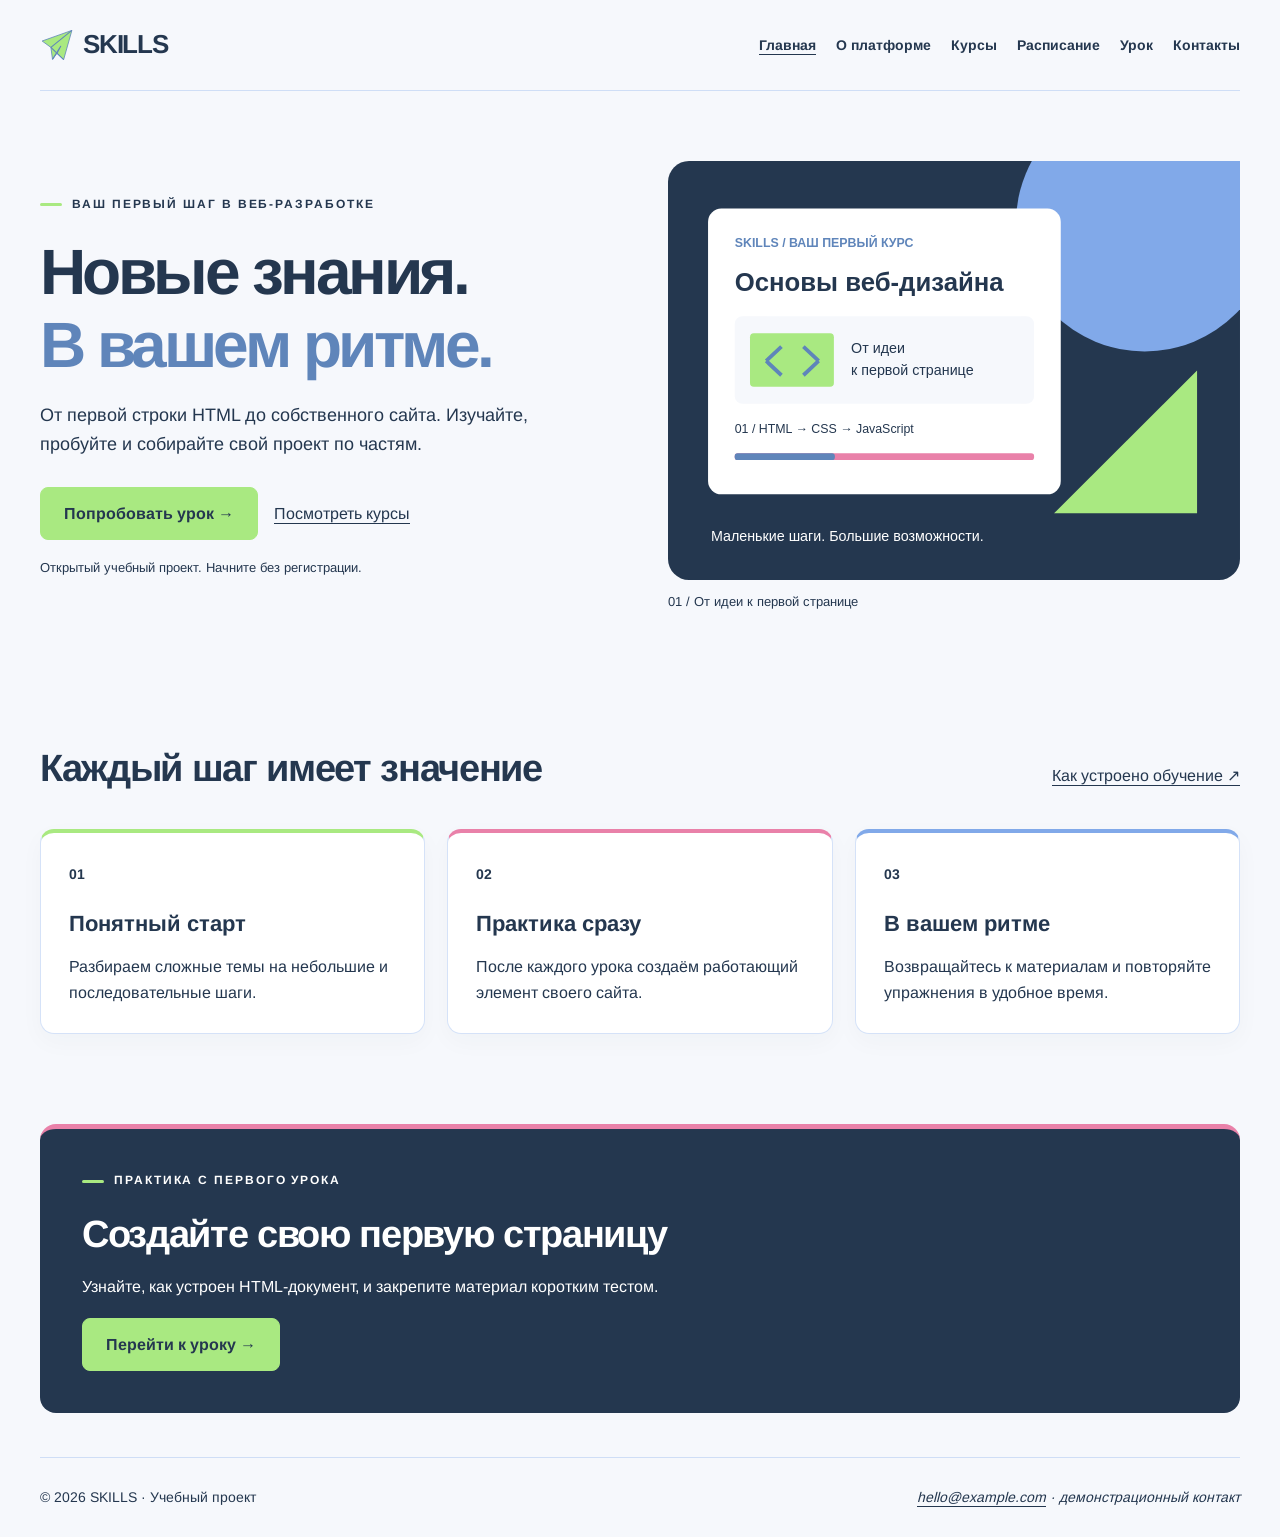
<file: index.html>
<!DOCTYPE html>
<html lang="ru">
<head>
<meta charset="UTF-8">
<meta name="viewport" content="width=device-width, initial-scale=1.0">
<title>Учитесь создавать сайты – SKILLS</title>
<meta name="theme-color" content="#F6F8FC">
<link rel="icon" href="images/paper-plane.svg" type="image/svg+xml">
<link rel="stylesheet" href="style.css">
</head>
<body>
<a class="skip" href="#main">Перейти к содержимому</a><header class="site-header wrap"><a class="brand" href="index.html"><img class="brand-icon" src="images/paper-plane.svg" width="34" height="34" alt="">SKILLS</a><button class="menu-toggle" type="button" aria-controls="main-menu" aria-expanded="false">Меню</button><nav id="main-menu" aria-label="Основная навигация"><a href="index.html" aria-current="page">Главная</a><a href="about.html">О платформе</a><a href="courses.html">Курсы</a><a href="schedule.html">Расписание</a><a href="lesson.html">Урок</a><a href="contacts.html">Контакты</a></nav></header><main id="main" class="wrap fade-in"><section class="hero"><div><p class="eyebrow">ВАШ ПЕРВЫЙ ШАГ В ВЕБ-РАЗРАБОТКЕ</p><h1>Новые знания.<br><span>В вашем ритме.</span></h1><p class="lead">От первой строки HTML до собственного сайта. Изучайте, пробуйте и собирайте свой проект по частям.</p><div class="actions"><a class="button" href="lesson.html">Попробовать урок →</a><a href="courses.html">Посмотреть курсы</a></div><p class="small">Открытый учебный проект. Начните без регистрации.</p></div><figure><img src="images/hero.svg" width="600" height="440" alt="Учебный маршрут: HTML, CSS и JavaScript"><figcaption>01 / От идеи к первой странице</figcaption></figure></section><section class="section"><div class="section-head"><h2>Каждый шаг имеет значение</h2><a href="about.html">Как устроено обучение ↗</a></div><div class="grid"><article class="card"><span class="number">01</span><h3>Понятный старт</h3><p>Разбираем сложные темы на небольшие и последовательные шаги.</p></article><article class="card"><span class="number">02</span><h3>Практика сразу</h3><p>После каждого урока создаём работающий элемент своего сайта.</p></article><article class="card"><span class="number">03</span><h3>В вашем ритме</h3><p>Возвращайтесь к материалам и повторяйте упражнения в удобное время.</p></article></div></section><section class="band"><p class="eyebrow">ПРАКТИКА С ПЕРВОГО УРОКА</p><h2>Создайте свою первую страницу</h2><p>Узнайте, как устроен HTML-документ, и закрепите материал коротким тестом.</p><a class="button" href="lesson.html">Перейти к уроку →</a></section></main><footer class="site-footer wrap" id="contacts"><p>© 2026 SKILLS · Учебный проект</p><address><a href="mailto:hello@example.com">hello@example.com</a> · демонстрационный контакт</address></footer><script src="script.js"></script></body></html>
</file>
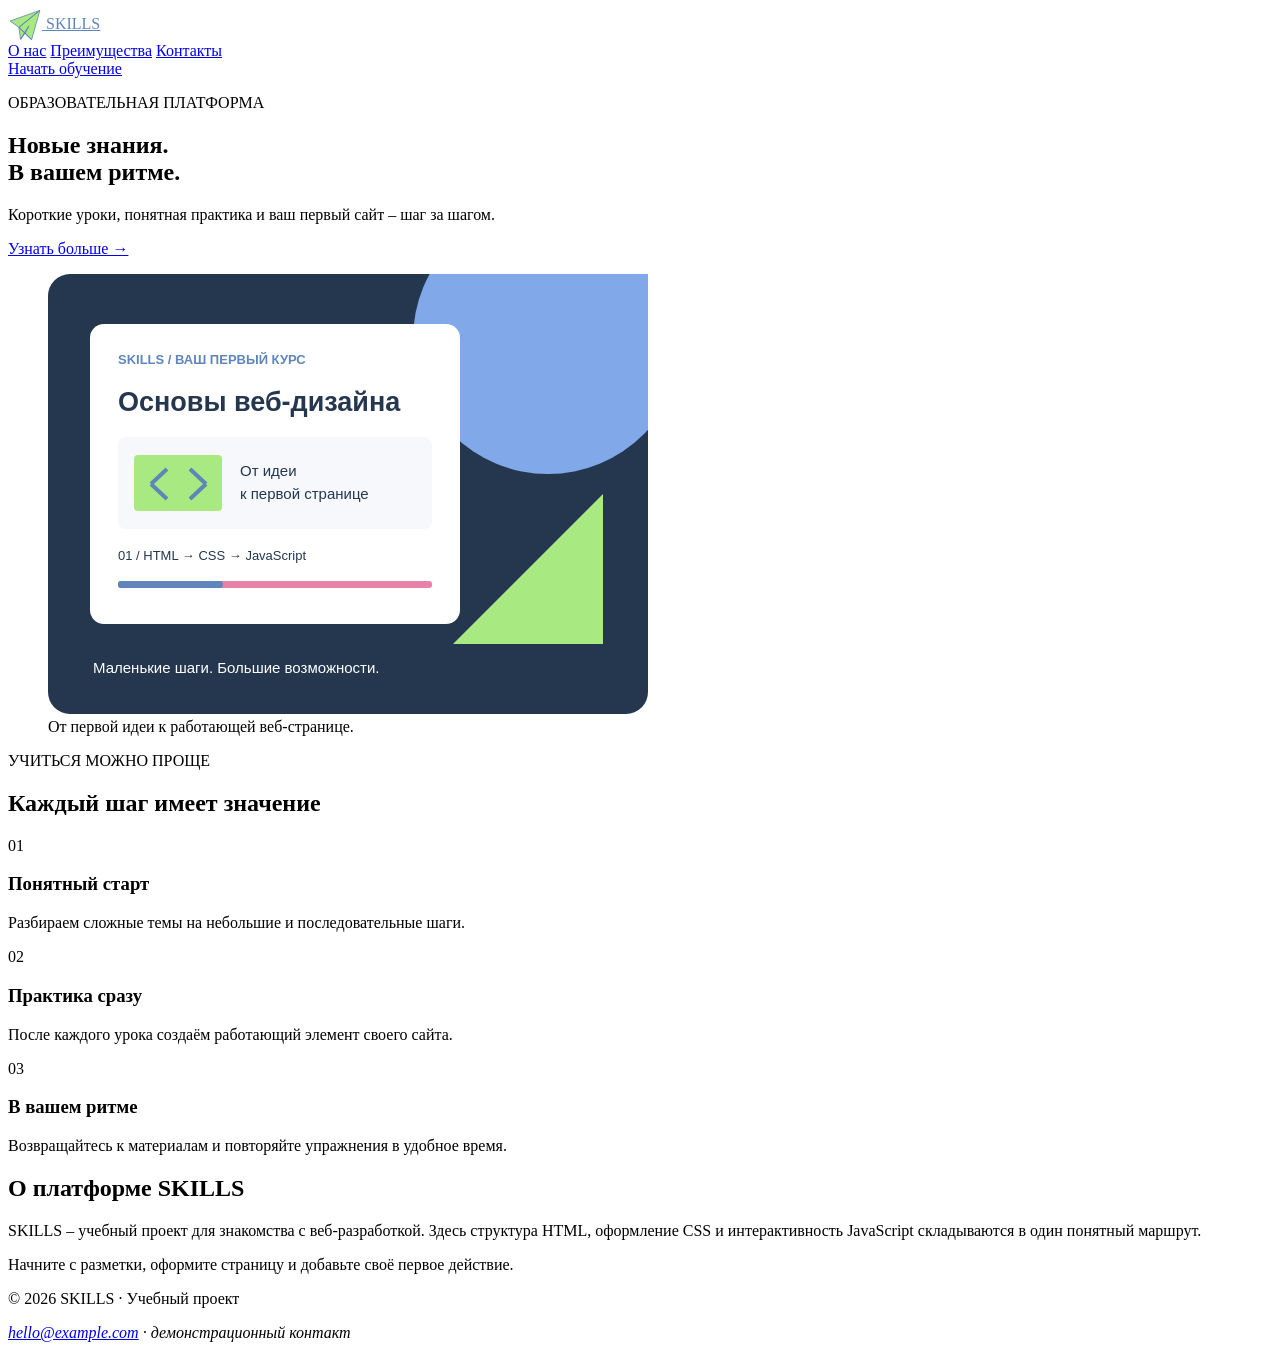
<file: practice-02/index.html>
<!DOCTYPE html>
<html lang="ru">
<head>
<meta charset="UTF-8">
<meta name="viewport" content="width=device-width, initial-scale=1.0">
<title>SKILLS – учебный сайт</title>
<link rel="icon" href="images/paper-plane.svg" type="image/svg+xml">
</head>
<body>
<header class="site-header wrap"><a class="brand" href="#hero" style="color:#5F85BA"><img src="images/paper-plane.svg" width="34" height="34" alt="" style="display:inline;vertical-align:middle"> SKILLS</a><nav aria-label="Основная навигация"><a href="#about">О нас</a> <a href="#features">Преимущества</a> <a href="#contacts">Контакты</a></nav><a class="button secondary" href="#about">Начать обучение</a></header><main id="main" class="wrap">
<section class="hero" id="hero"><div><p class="eyebrow">ОБРАЗОВАТЕЛЬНАЯ ПЛАТФОРМА</p><h1>Новые знания.<br><span>В вашем ритме.</span></h1><p class="lead">Короткие уроки, понятная практика и ваш первый сайт – шаг за шагом.</p><div class="actions"><a class="button" href="#features">Узнать больше →</a></div></div><figure><img src="images/hero.svg" alt="Карточка курса Основы веб-дизайна: путь от HTML к CSS и JavaScript" width="600" height="440" style="max-width:100%;height:auto"><figcaption>От первой идеи к работающей веб-странице.</figcaption></figure></section>
<section class="section" id="features"><p class="eyebrow">УЧИТЬСЯ МОЖНО ПРОЩЕ</p><h2>Каждый шаг имеет значение</h2><div class="grid"><article class="card"><span class="number">01</span><h3>Понятный старт</h3><p>Разбираем сложные темы на небольшие и последовательные шаги.</p></article><article class="card"><span class="number">02</span><h3>Практика сразу</h3><p>После каждого урока создаём работающий элемент своего сайта.</p></article><article class="card"><span class="number">03</span><h3>В вашем ритме</h3><p>Возвращайтесь к материалам и повторяйте упражнения в удобное время.</p></article></div></section>
<section class="band" id="about"><h2>О платформе SKILLS</h2><p>SKILLS – учебный проект для знакомства с веб-разработкой. Здесь структура HTML, оформление CSS и интерактивность JavaScript складываются в один понятный маршрут.</p><p>Начните с разметки, оформите страницу и добавьте своё первое действие.</p></section></main><footer class="site-footer wrap" id="contacts"><p>© 2026 SKILLS · Учебный проект</p><address><a href="mailto:hello@example.com">hello@example.com</a> · демонстрационный контакт</address></footer>
</body>
</html>
</file>
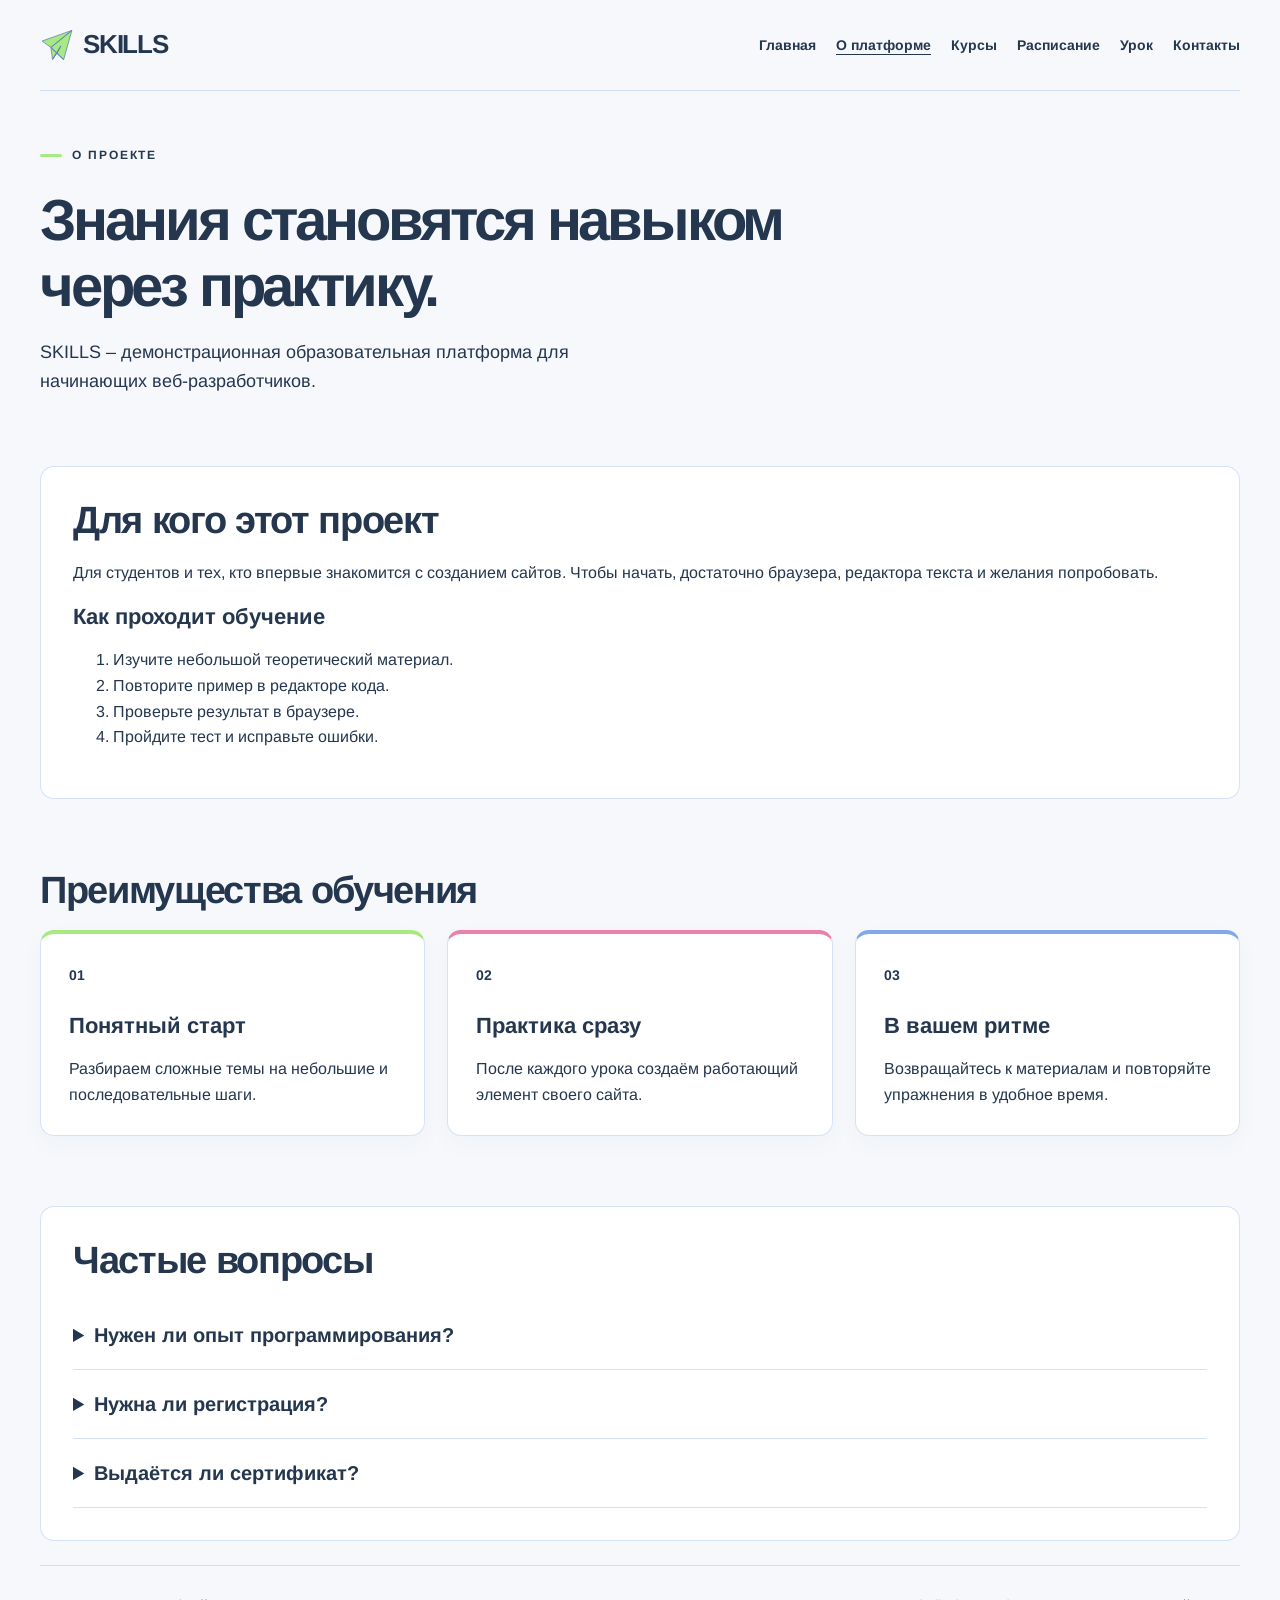
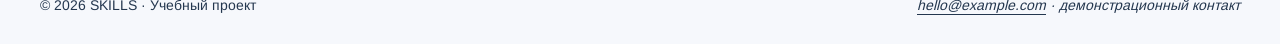
<file: about.html>
<!DOCTYPE html>
<html lang="ru">
<head>
<meta charset="UTF-8">
<meta name="viewport" content="width=device-width, initial-scale=1.0">
<title>О платформе – SKILLS</title>
<meta name="theme-color" content="#F6F8FC">
<link rel="icon" href="images/paper-plane.svg" type="image/svg+xml">
<link rel="stylesheet" href="style.css">
</head>
<body>
<a class="skip" href="#main">Перейти к содержимому</a><header class="site-header wrap"><a class="brand" href="index.html"><img class="brand-icon" src="images/paper-plane.svg" width="34" height="34" alt="">SKILLS</a><button class="menu-toggle" type="button" aria-controls="main-menu" aria-expanded="false">Меню</button><nav id="main-menu" aria-label="Основная навигация"><a href="index.html">Главная</a><a href="about.html" aria-current="page">О платформе</a><a href="courses.html">Курсы</a><a href="schedule.html">Расписание</a><a href="lesson.html">Урок</a><a href="contacts.html">Контакты</a></nav></header><main id="main" class="wrap fade-in"><div class="page-title"><p class="eyebrow">О ПРОЕКТЕ</p><h1>Знания становятся навыком через практику.</h1><p class="lead">SKILLS – демонстрационная образовательная платформа для начинающих веб-разработчиков.</p></div><section class="panel"><h2>Для кого этот проект</h2><p>Для студентов и тех, кто впервые знакомится с созданием сайтов. Чтобы начать, достаточно браузера, редактора текста и желания попробовать.</p><h3>Как проходит обучение</h3><ol><li>Изучите небольшой теоретический материал.</li><li>Повторите пример в редакторе кода.</li><li>Проверьте результат в браузере.</li><li>Пройдите тест и исправьте ошибки.</li></ol></section><section class="section"><h2>Преимущества обучения</h2><div class="grid"><article class="card"><span class="number">01</span><h3>Понятный старт</h3><p>Разбираем сложные темы на небольшие и последовательные шаги.</p></article><article class="card"><span class="number">02</span><h3>Практика сразу</h3><p>После каждого урока создаём работающий элемент своего сайта.</p></article><article class="card"><span class="number">03</span><h3>В вашем ритме</h3><p>Возвращайтесь к материалам и повторяйте упражнения в удобное время.</p></article></div></section><section class="panel"><h2>Частые вопросы</h2><details><summary>Нужен ли опыт программирования?</summary><p>Нет. Начните с урока о структуре HTML и последовательно переходите к CSS.</p></details><details><summary>Нужна ли регистрация?</summary><p>Материалы и тест доступны без аккаунта. Формы на сайте демонстрационные.</p></details><details><summary>Выдаётся ли сертификат?</summary><p>Нет. Это учебный проект, а не коммерческий сервис с сертификацией.</p></details></section></main><footer class="site-footer wrap" id="contacts"><p>© 2026 SKILLS · Учебный проект</p><address><a href="mailto:hello@example.com">hello@example.com</a> · демонстрационный контакт</address></footer><script src="script.js"></script></body></html>
</file>
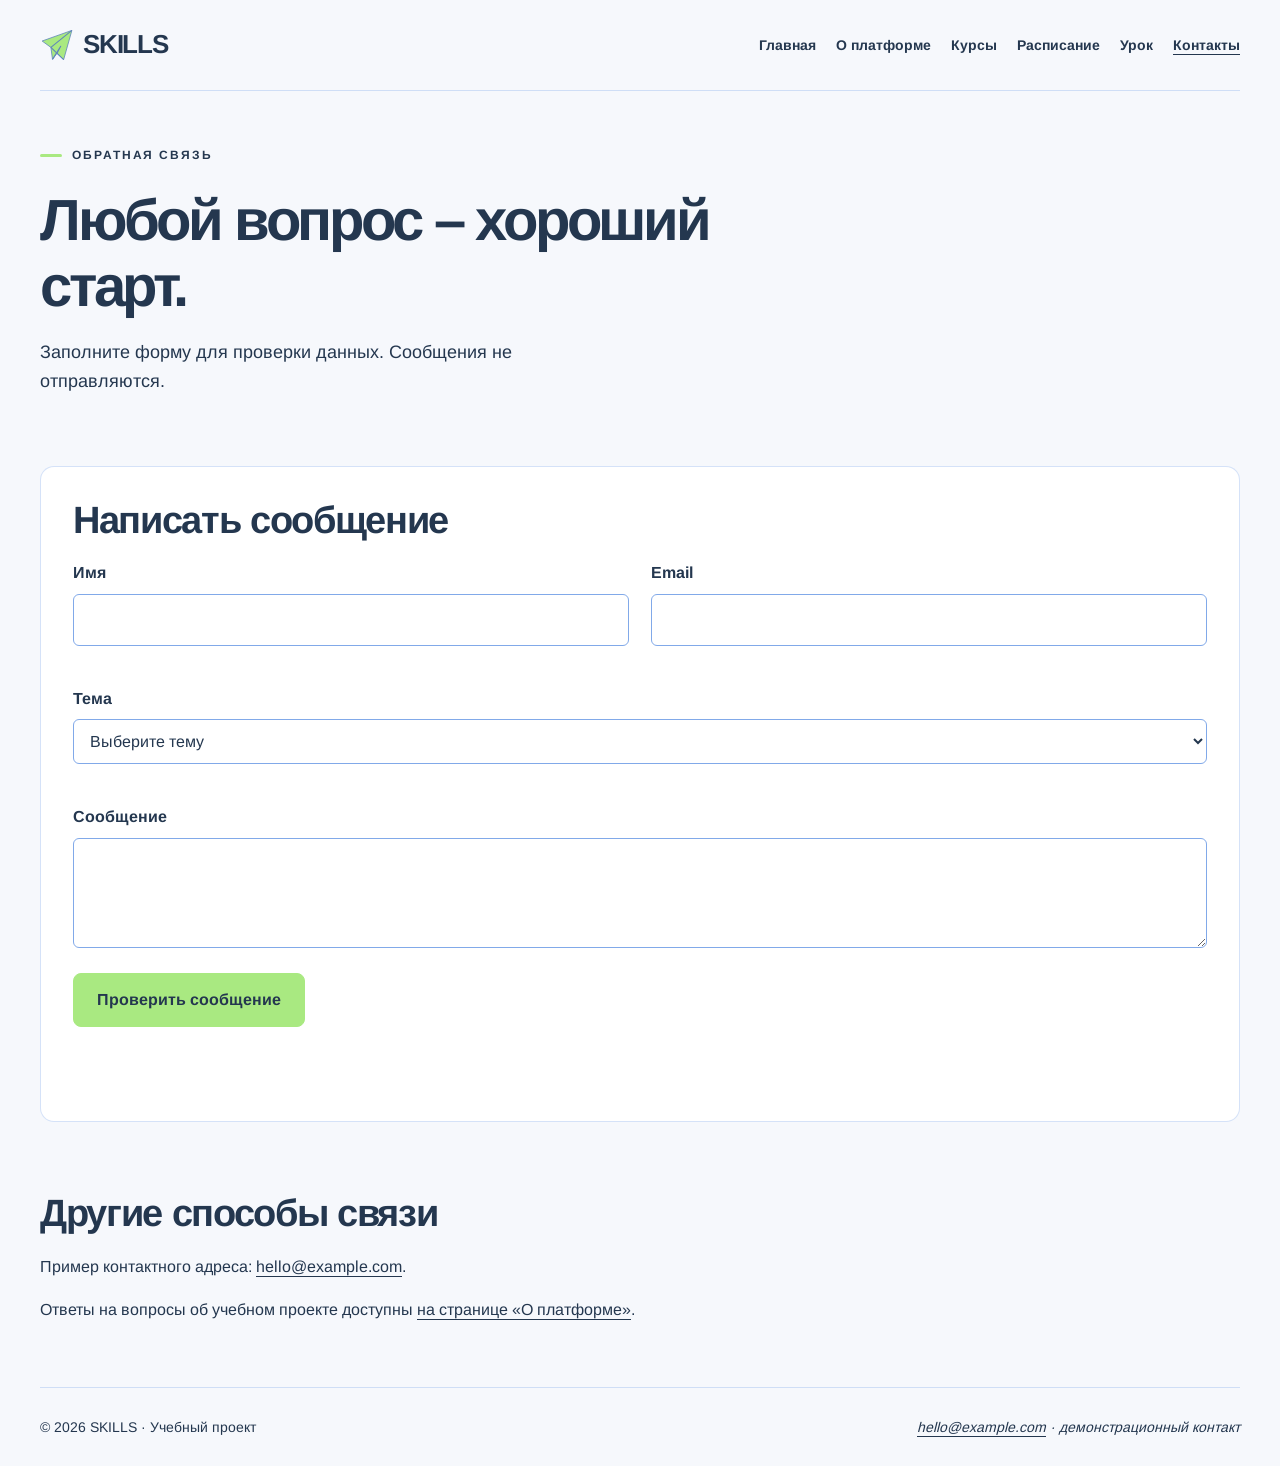
<file: contacts.html>
<!DOCTYPE html>
<html lang="ru">
<head>
<meta charset="UTF-8">
<meta name="viewport" content="width=device-width, initial-scale=1.0">
<title>Контакты — SKILLS</title>
<meta name="theme-color" content="#F6F8FC">
<link rel="icon" href="images/paper-plane.svg" type="image/svg+xml">
<link rel="stylesheet" href="style.css">
</head>
<body>
<a class="skip" href="#main">Перейти к содержимому</a><header class="site-header wrap"><a class="brand" href="index.html"><img class="brand-icon" src="images/paper-plane.svg" width="34" height="34" alt="">SKILLS</a><button class="menu-toggle" type="button" aria-controls="main-menu" aria-expanded="false">Меню</button><nav id="main-menu" aria-label="Основная навигация"><a href="index.html">Главная</a><a href="about.html">О платформе</a><a href="courses.html">Курсы</a><a href="schedule.html">Расписание</a><a href="lesson.html">Урок</a><a href="contacts.html" aria-current="page">Контакты</a></nav></header><main id="main" class="wrap fade-in"><div class="page-title"><p class="eyebrow">ОБРАТНАЯ СВЯЗЬ</p><h1>Любой вопрос – хороший старт.</h1><p class="lead">Заполните форму для проверки данных. Сообщения не отправляются.</p></div><section class="panel"><h2>Написать сообщение</h2><form id="feedback" method="post"><div class="form-layout"><div class="field"><label for="name">Имя</label><input id="name" name="name" autocomplete="name" required minlength="2" maxlength="60"></div><div class="field"><label for="email">Email</label><input id="email" name="email" type="email" autocomplete="email" required maxlength="100"></div><div class="field full"><label for="topic">Тема</label><select id="topic" name="topic" required><option value="">Выберите тему</option><option>Вопрос об уроке</option><option>Ошибка на сайте</option><option>Предложение</option></select></div><div class="field full"><label for="message">Сообщение</label><textarea id="message" name="message" required minlength="10" maxlength="1000"></textarea></div></div><button type="submit">Проверить сообщение</button><p id="feedback-result" class="status" role="status"></p></form></section><section class="section"><h2>Другие способы связи</h2><p>Пример контактного адреса: <a href="mailto:hello@example.com">hello@example.com</a>.</p><p>Ответы на вопросы об учебном проекте доступны <a href="about.html">на странице «О платформе»</a>.</p></section></main><footer class="site-footer wrap" id="contacts"><p>© 2026 SKILLS · Учебный проект</p><address><a href="mailto:hello@example.com">hello@example.com</a> · демонстрационный контакт</address></footer><script src="script.js"></script></body></html>
</file>
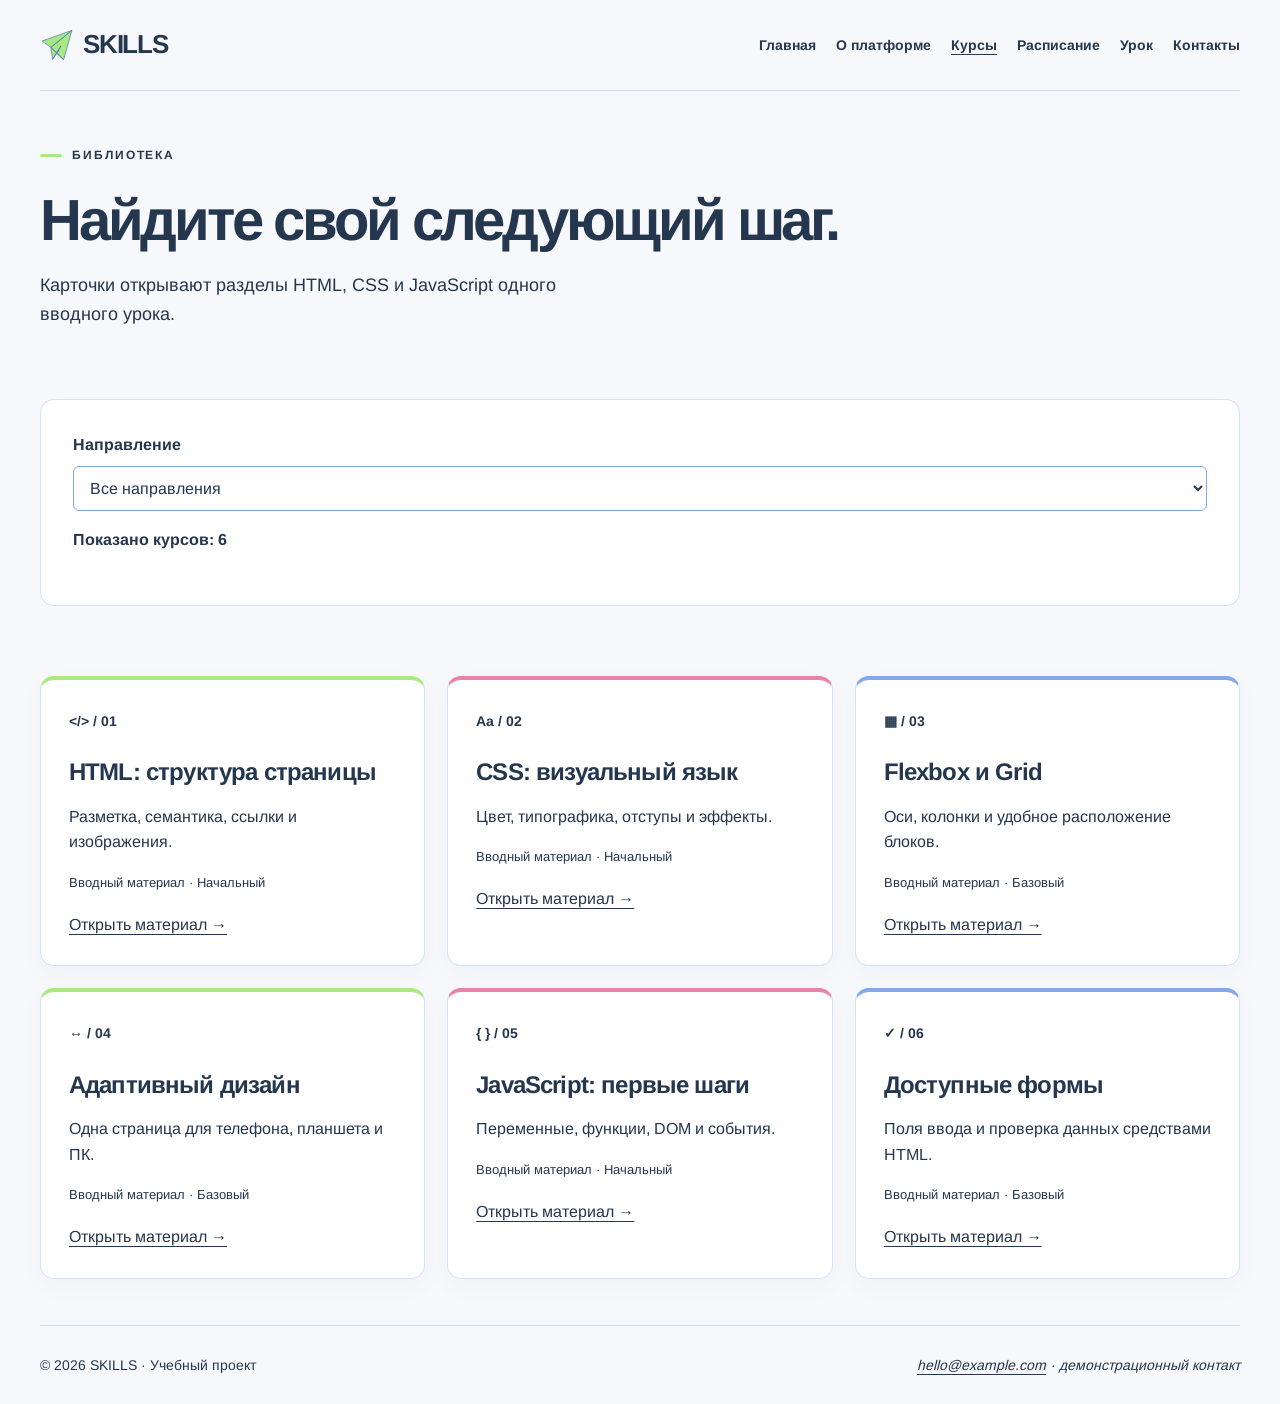
<file: courses.html>
<!DOCTYPE html>
<html lang="ru">
<head>
<meta charset="UTF-8">
<meta name="viewport" content="width=device-width, initial-scale=1.0">
<title>Курсы – SKILLS</title>
<meta name="theme-color" content="#F6F8FC">
<link rel="icon" href="images/paper-plane.svg" type="image/svg+xml">
<link rel="stylesheet" href="style.css">
</head>
<body>
<a class="skip" href="#main">Перейти к содержимому</a><header class="site-header wrap"><a class="brand" href="index.html"><img class="brand-icon" src="images/paper-plane.svg" width="34" height="34" alt="">SKILLS</a><button class="menu-toggle" type="button" aria-controls="main-menu" aria-expanded="false">Меню</button><nav id="main-menu" aria-label="Основная навигация"><a href="index.html">Главная</a><a href="about.html">О платформе</a><a href="courses.html" aria-current="page">Курсы</a><a href="schedule.html">Расписание</a><a href="lesson.html">Урок</a><a href="contacts.html">Контакты</a></nav></header><main id="main" class="wrap fade-in"><div class="page-title"><p class="eyebrow">БИБЛИОТЕКА</p><h1>Найдите свой следующий шаг.</h1><p class="lead">Карточки открывают разделы HTML, CSS и JavaScript одного вводного урока.</p></div><div class="panel"><label for="course-filter">Направление</label><select id="course-filter"><option value="all">Все направления</option><option value="html">HTML</option><option value="css">CSS</option><option value="js">JavaScript</option></select><p id="filter-status" class="status" role="status">Показано курсов: 6</p></div><div class="grid section"><article class="card motion-card course" data-category="html"><span class="number">&lt;/&gt; / 01</span><h2 style="font-size:24px">HTML: структура страницы</h2><p>Разметка, семантика, ссылки и изображения.</p><p class="small">Вводный материал · Начальный</p><a href="lesson.html#html">Открыть материал →</a></article><article class="card motion-card course" data-category="css"><span class="number">Aa / 02</span><h2 style="font-size:24px">CSS: визуальный язык</h2><p>Цвет, типографика, отступы и эффекты.</p><p class="small">Вводный материал · Начальный</p><a href="lesson.html#css">Открыть материал →</a></article><article class="card motion-card course" data-category="css"><span class="number">▦ / 03</span><h2 style="font-size:24px">Flexbox и Grid</h2><p>Оси, колонки и удобное расположение блоков.</p><p class="small">Вводный материал · Базовый</p><a href="lesson.html#css">Открыть материал →</a></article><article class="card motion-card course" data-category="css"><span class="number">↔ / 04</span><h2 style="font-size:24px">Адаптивный дизайн</h2><p>Одна страница для телефона, планшета и ПК.</p><p class="small">Вводный материал · Базовый</p><a href="lesson.html#css">Открыть материал →</a></article><article class="card motion-card course" data-category="js"><span class="number">{ } / 05</span><h2 style="font-size:24px">JavaScript: первые шаги</h2><p>Переменные, функции, DOM и события.</p><p class="small">Вводный материал · Начальный</p><a href="lesson.html#js">Открыть материал →</a></article><article class="card motion-card course" data-category="html"><span class="number">✓ / 06</span><h2 style="font-size:24px">Доступные формы</h2><p>Поля ввода и проверка данных средствами HTML.</p><p class="small">Вводный материал · Базовый</p><a href="lesson.html#html">Открыть материал →</a></article></div></main><footer class="site-footer wrap" id="contacts"><p>© 2026 SKILLS · Учебный проект</p><address><a href="mailto:hello@example.com">hello@example.com</a> · демонстрационный контакт</address></footer><script src="script.js"></script></body></html>
</file>
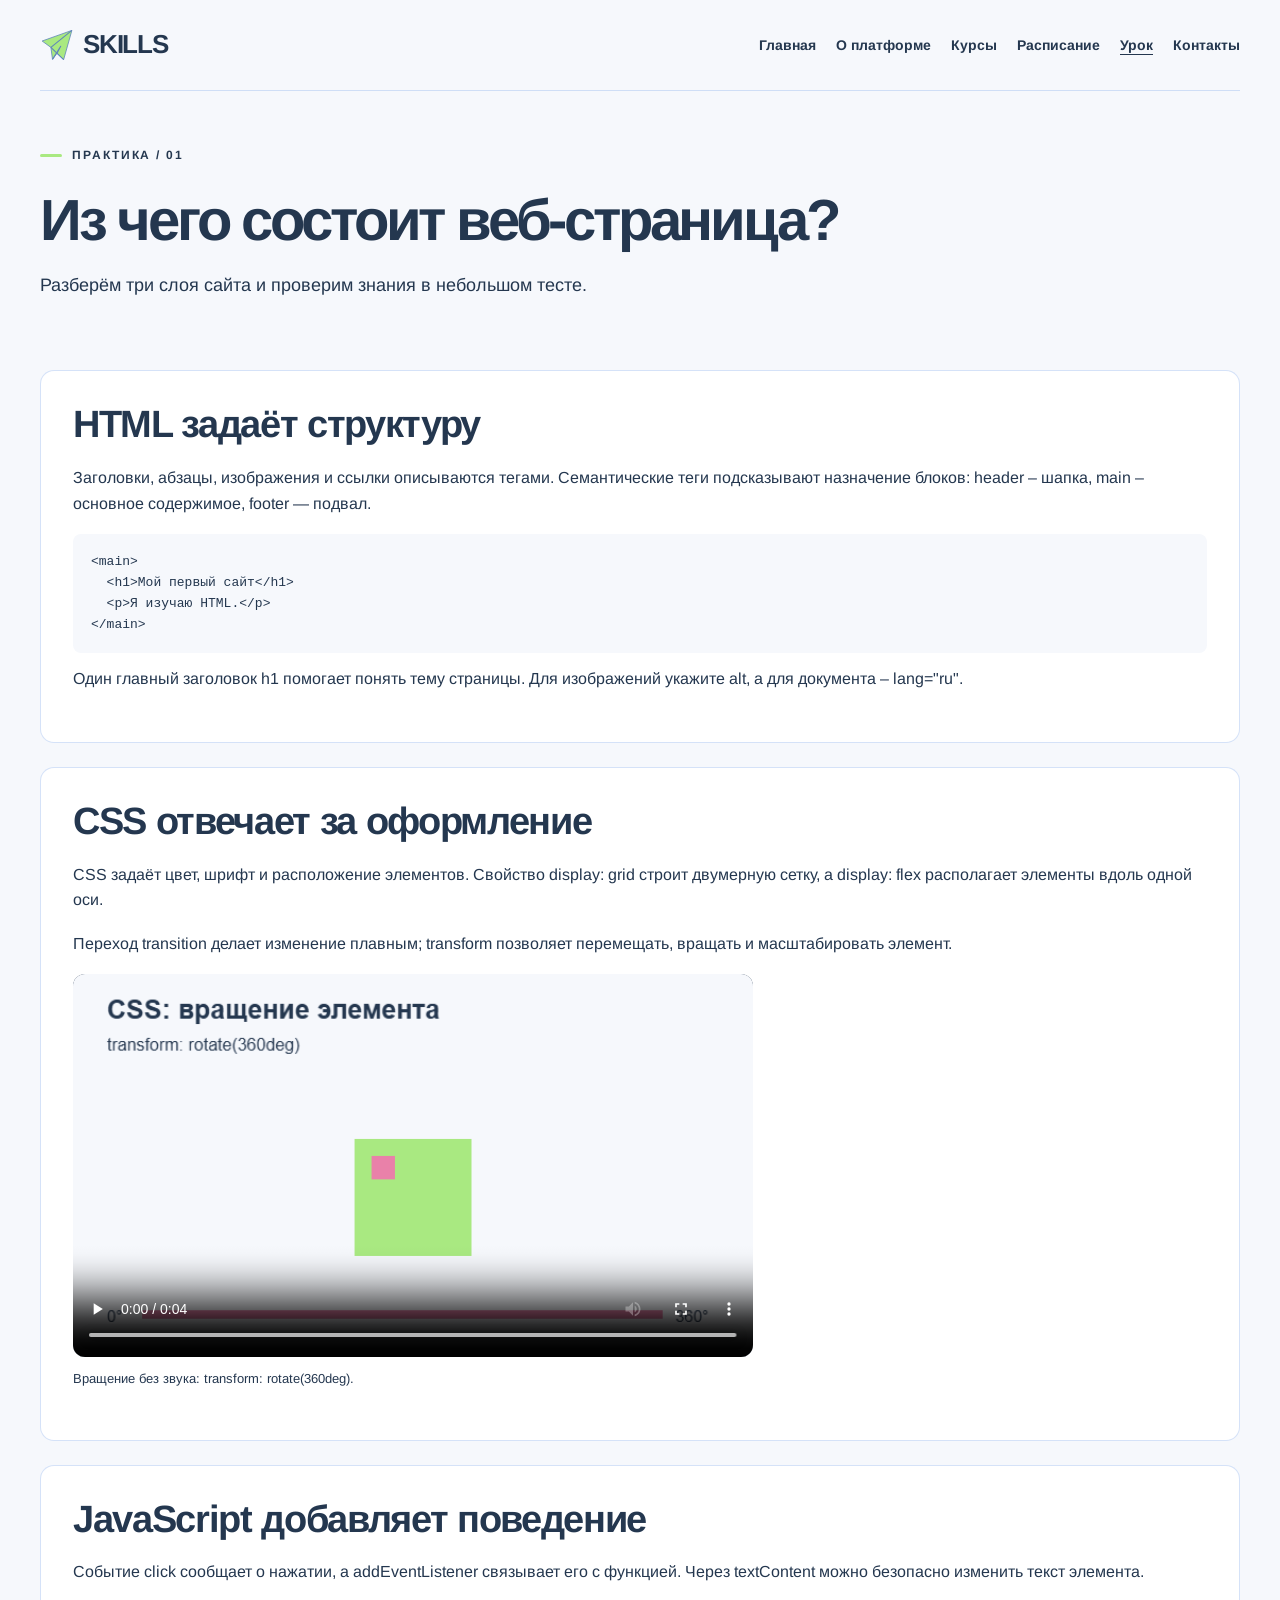
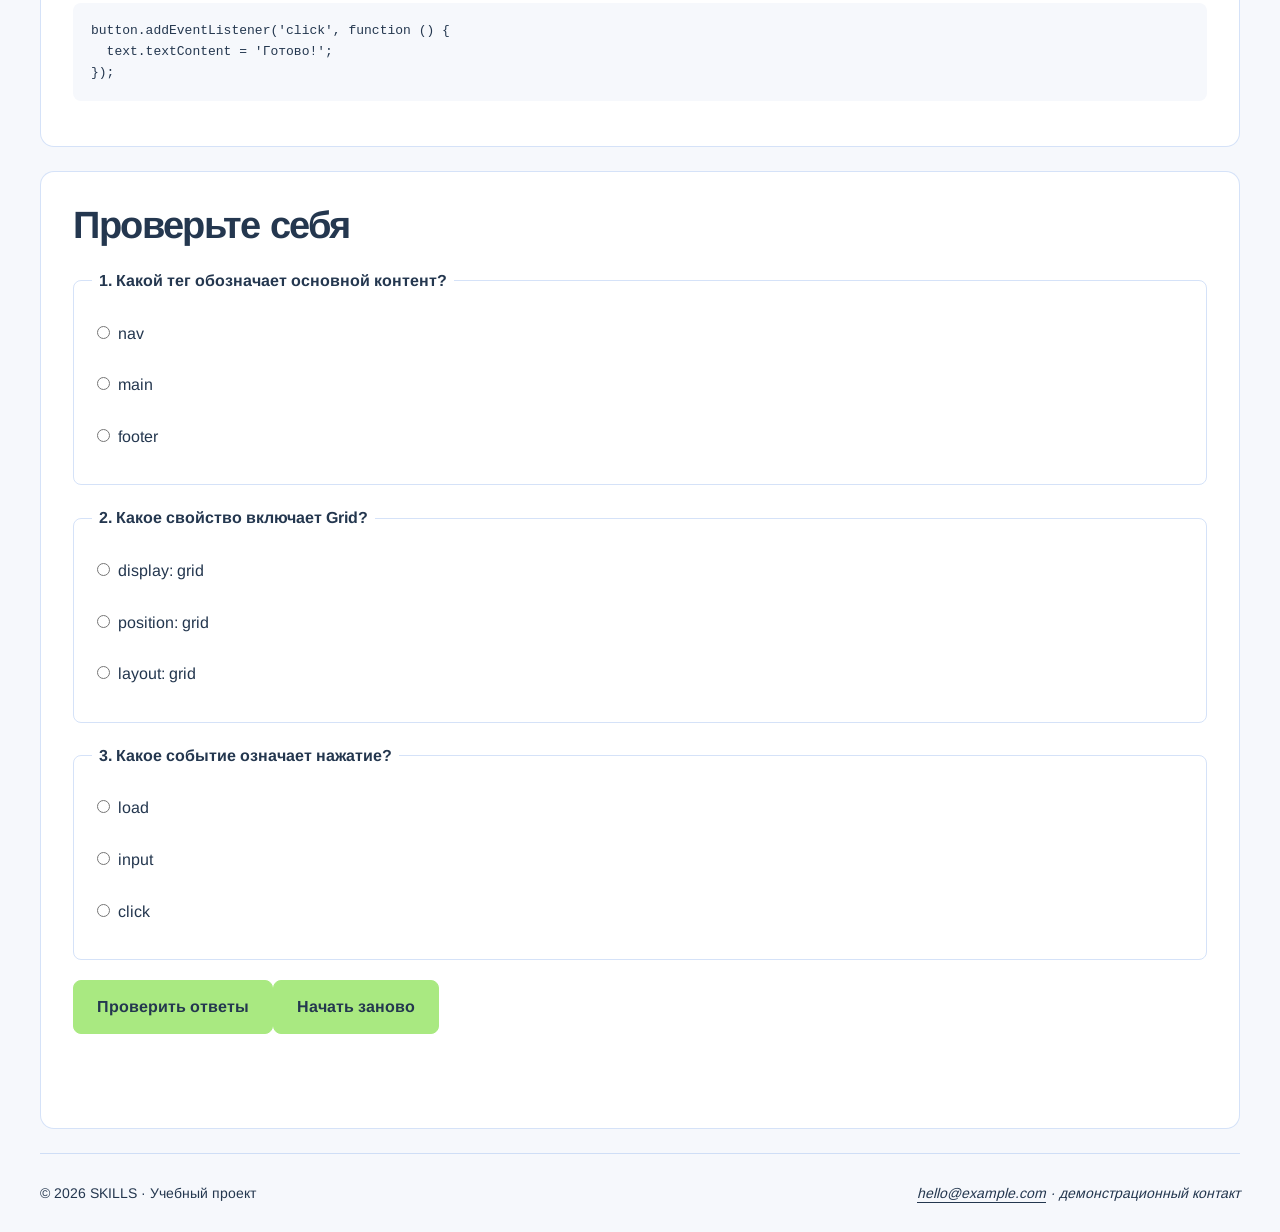
<file: lesson.html>
<!DOCTYPE html>
<html lang="ru">
<head>
<meta charset="UTF-8">
<meta name="viewport" content="width=device-width, initial-scale=1.0">
<title>Первый урок — SKILLS</title>
<meta name="theme-color" content="#F6F8FC">
<link rel="icon" href="images/paper-plane.svg" type="image/svg+xml">
<link rel="stylesheet" href="style.css">
</head>
<body>
<a class="skip" href="#main">Перейти к содержимому</a><header class="site-header wrap"><a class="brand" href="index.html"><img class="brand-icon" src="images/paper-plane.svg" width="34" height="34" alt="">SKILLS</a><button class="menu-toggle" type="button" aria-controls="main-menu" aria-expanded="false">Меню</button><nav id="main-menu" aria-label="Основная навигация"><a href="index.html">Главная</a><a href="about.html">О платформе</a><a href="courses.html">Курсы</a><a href="schedule.html">Расписание</a><a href="lesson.html" aria-current="page">Урок</a><a href="contacts.html">Контакты</a></nav></header><main id="main" class="wrap fade-in"><div class="page-title"><p class="eyebrow">ПРАКТИКА / 01</p><h1>Из чего состоит веб-страница?</h1><p class="lead">Разберём три слоя сайта и проверим знания в небольшом тесте.</p></div><section id="html" class="panel"><h2>HTML задаёт структуру</h2><p>Заголовки, абзацы, изображения и ссылки описываются тегами. Семантические теги подсказывают назначение блоков: header – шапка, main – основное содержимое, footer — подвал.</p><pre><code>&lt;main&gt;
  &lt;h1&gt;Мой первый сайт&lt;/h1&gt;
  &lt;p&gt;Я изучаю HTML.&lt;/p&gt;
&lt;/main&gt;</code></pre><p>Один главный заголовок h1 помогает понять тему страницы. Для изображений укажите alt, а для документа – lang="ru".</p></section><section id="css" class="panel"><h2>CSS отвечает за оформление</h2><p>CSS задаёт цвет, шрифт и расположение элементов. Свойство display: grid строит двумерную сетку, а display: flex располагает элементы вдоль одной оси.</p><p>Переход transition делает изменение плавным; transform позволяет перемещать, вращать и масштабировать элемент.</p><figure><video controls preload="metadata" poster="images/motion-poster.png" aria-label="Демонстрация вращения CSS-элемента"><source src="media/css-motion.webm" type="video/webm">Ваш браузер не поддерживает видео.</video><figcaption>Вращение без звука: transform: rotate(360deg).</figcaption></figure></section><section id="js" class="panel"><h2>JavaScript добавляет поведение</h2><p>Событие click сообщает о нажатии, а addEventListener связывает его с функцией. Через textContent можно безопасно изменить текст элемента.</p><pre><code>button.addEventListener('click', function () {
  text.textContent = 'Готово!';
});</code></pre></section><section class="panel quiz"><h2>Проверьте себя</h2><form id="quiz"><fieldset><legend>1. Какой тег обозначает основной контент?</legend><label><input type="radio" name="q1" value="a" required>nav</label><label><input type="radio" name="q1" value="b">main</label><label><input type="radio" name="q1" value="c">footer</label></fieldset><fieldset><legend>2. Какое свойство включает Grid?</legend><label><input type="radio" name="q2" value="a" required>display: grid</label><label><input type="radio" name="q2" value="b">position: grid</label><label><input type="radio" name="q2" value="c">layout: grid</label></fieldset><fieldset><legend>3. Какое событие означает нажатие?</legend><label><input type="radio" name="q3" value="a" required>load</label><label><input type="radio" name="q3" value="b">input</label><label><input type="radio" name="q3" value="c">click</label></fieldset><button type="submit">Проверить ответы</button><button type="reset">Начать заново</button><p id="quiz-result" class="status" role="status"></p></form></section></main><footer class="site-footer wrap" id="contacts"><p>© 2026 SKILLS · Учебный проект</p><address><a href="mailto:hello@example.com">hello@example.com</a> · демонстрационный контакт</address></footer><script src="script.js"></script></body></html>
</file>
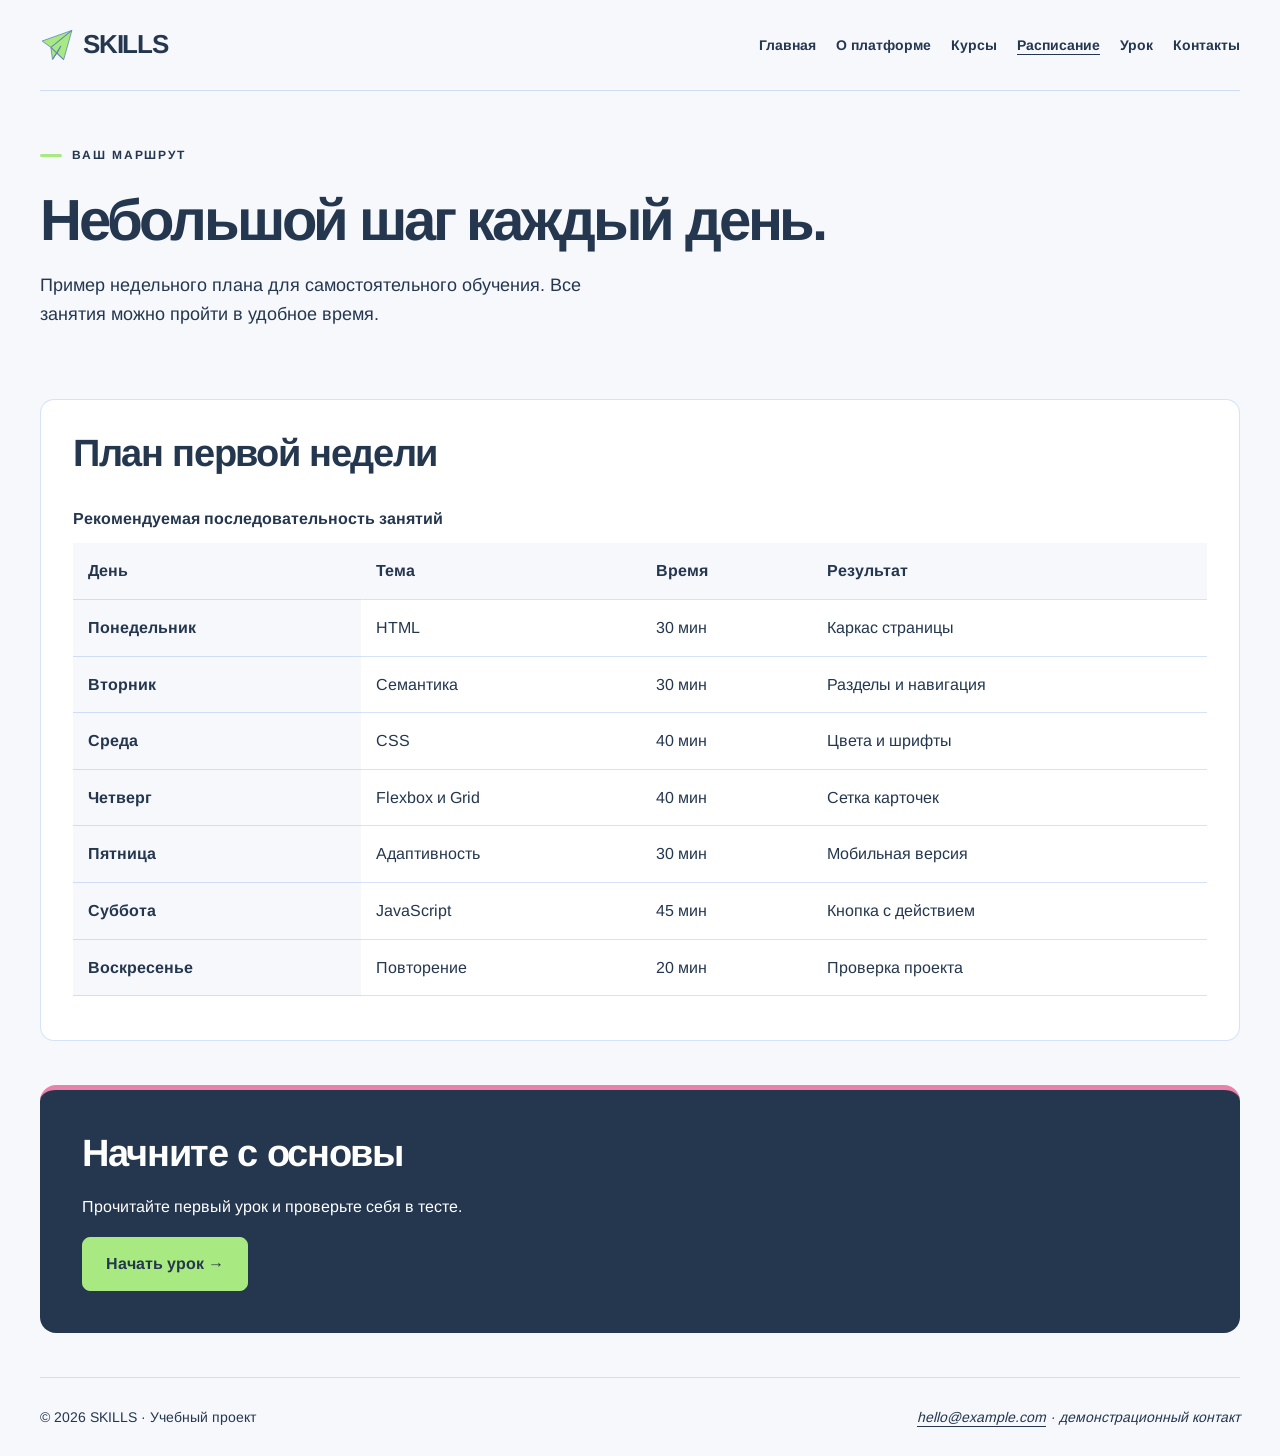
<file: schedule.html>
<!DOCTYPE html>
<html lang="ru">
<head>
<meta charset="UTF-8">
<meta name="viewport" content="width=device-width, initial-scale=1.0">
<title>Расписание — SKILLS</title>
<meta name="theme-color" content="#F6F8FC">
<link rel="icon" href="images/paper-plane.svg" type="image/svg+xml">
<link rel="stylesheet" href="style.css">
</head>
<body>
<a class="skip" href="#main">Перейти к содержимому</a><header class="site-header wrap"><a class="brand" href="index.html"><img class="brand-icon" src="images/paper-plane.svg" width="34" height="34" alt="">SKILLS</a><button class="menu-toggle" type="button" aria-controls="main-menu" aria-expanded="false">Меню</button><nav id="main-menu" aria-label="Основная навигация"><a href="index.html">Главная</a><a href="about.html">О платформе</a><a href="courses.html">Курсы</a><a href="schedule.html" aria-current="page">Расписание</a><a href="lesson.html">Урок</a><a href="contacts.html">Контакты</a></nav></header><main id="main" class="wrap fade-in"><div class="page-title"><p class="eyebrow">ВАШ МАРШРУТ</p><h1>Небольшой шаг каждый день.</h1><p class="lead">Пример недельного плана для самостоятельного обучения. Все занятия можно пройти в удобное время.</p></div><section class="panel"><h2>План первой недели</h2><div class="table-scroll"><table><caption>Рекомендуемая последовательность занятий</caption><thead><tr><th scope="col">День</th><th scope="col">Тема</th><th scope="col">Время</th><th scope="col">Результат</th></tr></thead><tbody><tr><th scope="row">Понедельник</th><td>HTML</td><td>30 мин</td><td>Каркас страницы</td></tr><tr><th scope="row">Вторник</th><td>Семантика</td><td>30 мин</td><td>Разделы и навигация</td></tr><tr><th scope="row">Среда</th><td>CSS</td><td>40 мин</td><td>Цвета и шрифты</td></tr><tr><th scope="row">Четверг</th><td>Flexbox и Grid</td><td>40 мин</td><td>Сетка карточек</td></tr><tr><th scope="row">Пятница</th><td>Адаптивность</td><td>30 мин</td><td>Мобильная версия</td></tr><tr><th scope="row">Суббота</th><td>JavaScript</td><td>45 мин</td><td>Кнопка с действием</td></tr><tr><th scope="row">Воскресенье</th><td>Повторение</td><td>20 мин</td><td>Проверка проекта</td></tr></tbody></table></div></section><section class="band"><h2>Начните с основы</h2><p>Прочитайте первый урок и проверьте себя в тесте.</p><a class="button" href="lesson.html">Начать урок →</a></section></main><footer class="site-footer wrap" id="contacts"><p>© 2026 SKILLS · Учебный проект</p><address><a href="mailto:hello@example.com">hello@example.com</a> · демонстрационный контакт</address></footer><script src="script.js"></script></body></html>
</file>
<file: style.css>
@font-face { font-family: 'Arimo'; src: url('fonts/Arimo-Variable.ttf') format('truetype'); font-style: normal; font-weight: 400 700; font-display: swap; }
:root { --ink: #24374F; --blue: #5F85BA; --paper: #F6F8FC; --white: #fff; --green: #A9E981; --pink: #E981A9; --sky: #81A9E9; }
* { box-sizing: border-box; }
html { scroll-behavior: smooth; }
body { margin: 0; font-family: 'Arimo', Arial, sans-serif; color: var(--ink); background: var(--paper); line-height: 1.6; }
h1, h2, h3, p, figure { margin: 0 0 18px; }
h1, h2, h3 { line-height: 1.15; }
h1 { font-size: clamp(36px, 5vw, 68px); letter-spacing: -.055em; }
h2 { font-size: clamp(27px, 3vw, 38px); letter-spacing: -.035em; }
h3 { font-size: 22px; }
a { color: inherit; text-underline-offset: 4px; }
a:hover { color: var(--blue); }
button, input, select, textarea { font: inherit; }
button, .button { cursor: pointer; }
img { max-width: 100%; height: auto; display: block; }
.wrap { width: min(1200px, calc(100% - 48px)); margin: auto; }
.site-header { display: flex; justify-content: space-between; align-items: center; gap: 24px; padding-block: 24px; border-bottom: 1px solid #81a9e955; }
.brand { display: inline-flex; align-items: center; gap: 9px; font-size: 26px; font-weight: 800; text-decoration: none; letter-spacing: -.045em; }
.brand-icon { width: 34px; height: 34px; flex: 0 0 34px; }
nav { display: flex; flex-wrap: wrap; gap: 20px; align-items: center; }
nav a { text-decoration: none; font-size: 14px; font-weight: bold; }
nav a:hover, nav a[aria-current="page"] { text-decoration: underline; }
.button, button { display: inline-block; border: 1px solid var(--green); padding: 13px 23px; background: var(--green); color: var(--ink); text-decoration: none; border-radius: 8px; font-weight: bold; transition: background-color .3s, transform .3s; }
.button:hover, button:hover { background: var(--sky); border-color: var(--sky); color: var(--ink); transform: translateY(-2px); }
.button.secondary { background: transparent; color: var(--ink); }
.button.secondary:hover { background: white; }
.eyebrow { font-size: 12px; font-weight: bold; letter-spacing: .16em; text-transform: uppercase; margin-bottom: 22px; }
.eyebrow::before { content: ""; display: inline-block; width: 22px; height: 3px; margin-right: 10px; border-radius: 2px; background: var(--green); vertical-align: middle; }
.hero { display: grid; grid-template-columns: 1fr 1fr; align-items: center; gap: 56px; padding-block: 70px; }
.hero h1 span { color: var(--blue); }
.lead { font-size: 18px; max-width: 550px; }
.actions { display: flex; flex-wrap: wrap; align-items: center; gap: 16px; margin: 28px 0 18px; }
.small, figcaption { font-size: 13px; }
figcaption { margin-top: 12px; }
.section { padding-block: 46px; }
.section-head { display: flex; justify-content: space-between; align-items: baseline; gap: 24px; margin-bottom: 20px; }
.grid { display: grid; grid-template-columns: repeat(3, minmax(0, 1fr)); gap: 22px; }
.card { background: white; border: 1px solid #81a9e955; border-radius: 14px; padding: 28px; box-shadow: 0 8px 24px #24374f08; }
.card:nth-child(3n + 1) { border-top: 4px solid var(--green); }
.card:nth-child(3n + 2) { border-top: 4px solid var(--pink); }
.card:nth-child(3n) { border-top: 4px solid var(--sky); }
.card p:last-child { margin-bottom: 0; }
.number { display: inline-block; color: var(--ink); font-size: 14px; font-weight: bold; margin-bottom: 26px; }
.band { background: var(--ink); color: white; border-radius: 16px; padding: 42px; margin-block: 44px; border-top: 5px solid var(--pink); }
.site-footer { display: flex; justify-content: space-between; flex-wrap: wrap; gap: 18px; padding-block: 28px; border-top: 1px solid #81a9e955; font-size: 14px; }
.site-footer p { margin: 0; }
.skip { position: absolute; left: 12px; top: -80px; background: white; padding: 10px; z-index: 10; }
.skip:focus { top: 10px; }
:focus-visible { outline: 3px solid var(--pink); outline-offset: 5px; }
.page-title { padding: 55px 0 28px; max-width: 820px; }
.page-title h1 { font-size: clamp(36px, 5vw, 58px); }
.panel { padding: 32px; background: white; border: 1px solid #81a9e955; border-radius: 14px; margin: 24px 0; }
label { display: block; font-weight: bold; margin-bottom: 8px; }
input, textarea, select { width: 100%; min-width: 0; padding: 12px; border: 1px solid var(--sky); border-radius: 6px; background: white; color: var(--ink); }
textarea { min-height: 110px; resize: vertical; }
.field { margin-bottom: 18px; }
.form-layout { display: grid; grid-template-columns: 1fr 1fr; gap: 22px; }
.form-layout .full { grid-column: 1 / -1; }
.status { min-height: 28px; font-weight: bold; margin-top: 16px; }
.table-scroll { overflow-x: auto; }
table { width: 100%; border-collapse: collapse; margin: 12px 0; }
caption { text-align: left; font-weight: bold; margin-bottom: 12px; }
th, td { text-align: left; padding: 15px; border-bottom: 1px solid #81a9e955; }
th { background: var(--paper); }
details { border-bottom: 1px solid #81a9e955; padding: 18px 0; }
summary { font-size: 20px; font-weight: bold; cursor: pointer; }
details p { margin-top: 16px; }
.menu-toggle { display: none; }
.quiz label { font-weight: normal; padding: 9px 0; }
.quiz input { width: auto; margin-right: 8px; }
fieldset { border: 1px solid #81a9e955; border-radius: 8px; margin: 20px 0; padding: 18px; }
legend { font-weight: bold; padding: 0 7px; }
video { display: block; width: 100%; max-width: 680px; border-radius: 12px; background: var(--ink); }
.motion-card { transition: transform .3s, box-shadow .3s; }
.motion-card:hover { transform: translateY(-7px); box-shadow: 0 14px 30px #24374f20; }
.fade-in { animation: appear .7s ease-out both; }
@keyframes appear { from { opacity: 0; transform: translateY(15px); } to { opacity: 1; transform: translateY(0); } }
@media (max-width: 900px) { .site-header { gap: 14px; } nav { gap: 12px; } .hero { gap: 26px; } }
@media (max-width: 768px) { .grid { grid-template-columns: repeat(2, minmax(0, 1fr)); } .hero { grid-template-columns: 1fr; padding-block: 40px; } .hero figure { max-width: 540px; } .site-header { flex-wrap: wrap; } .form-layout { grid-template-columns: 1fr; } }
@media (max-width: 576px) { .wrap { width: calc(100% - 32px); } .grid { grid-template-columns: 1fr; } .site-footer { flex-direction: column; text-align: center; } .site-header { align-items: center; } .site-header nav { width: 100%; } .section-head { display: block; } .band, .panel { padding: 24px; } .section { padding-block: 28px; } .menu-toggle { display: block; padding: 8px 14px; } .js .site-header nav { display: none; } .js .site-header nav.is-open { display: flex; flex-direction: column; align-items: stretch; } }
@media (prefers-reduced-motion: reduce) { html { scroll-behavior: auto; } *, *::before, *::after { animation: none !important; transition: none !important; } }

pre { padding: 18px; background: var(--paper); border-radius: 8px; overflow-x: auto; }
[hidden] { display: none !important; }
</file>
